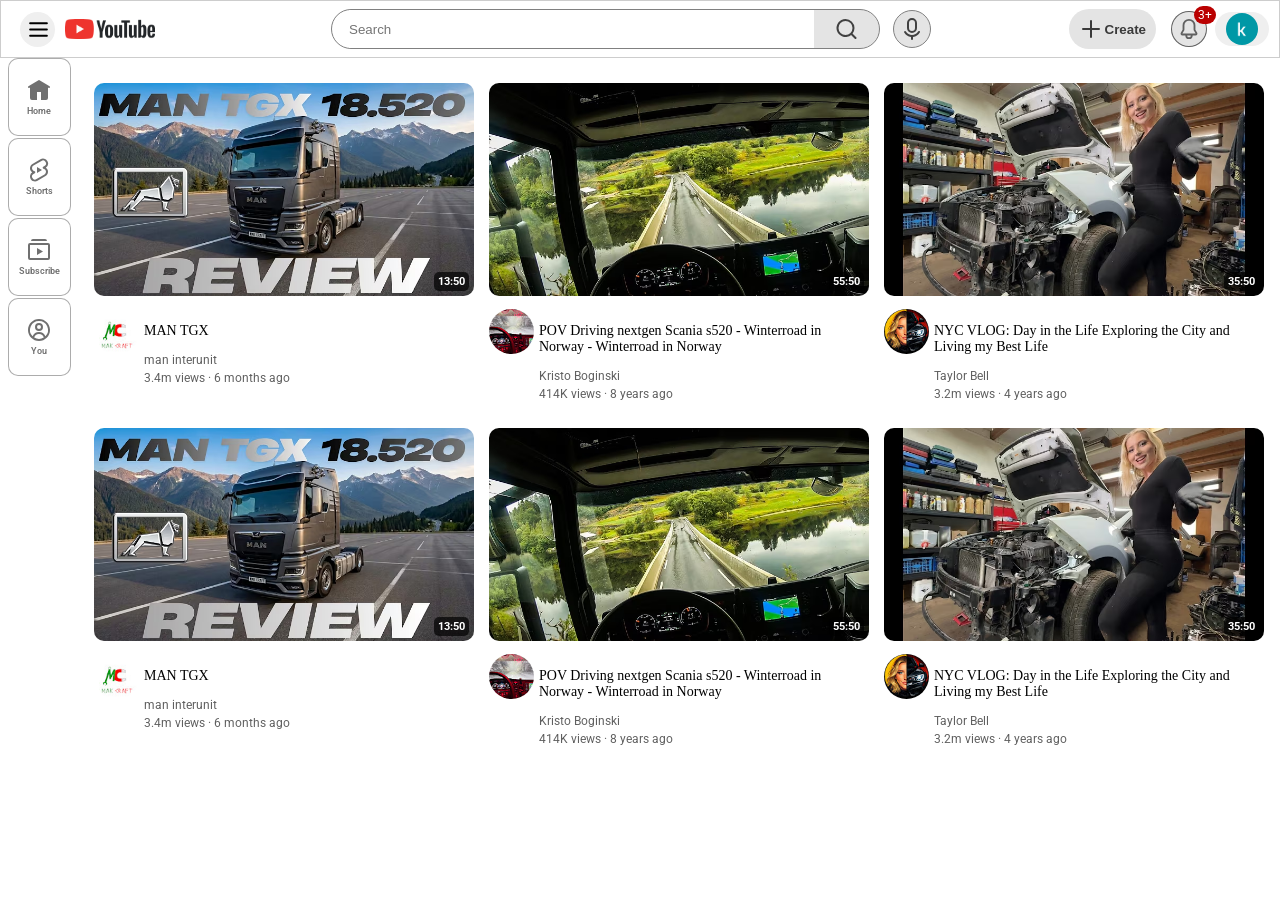
<file: index.html>
<!DOCTYPE html>
<html lang="en">

<head>
    <meta charset="UTF-8"><!-- 
It preserves characters from other languages ​​and emojis.
 -->
    <meta http-equiv="X-UA-Compatible" content="IE=edge"><!--  
Configures compatibility with older browsers. -->
    <meta name="viewport" content="width=device-width, initial-scale=1.0"> <!--Add viewport meta tag for mobile responsiveness-->
    
    <link rel="preconnect" href="https://fonts.googleapis.com">
    <link rel="preconnect" href="https://fonts.gstatic.com" crossorigin>
    <link href="https://fonts.googleapis.com/css2?family=Roboto:ital,wght@0,100..900;1,100..900&display=swap"
        rel="stylesheet">

    <link rel="stylesheet" href="styles/general.css">
    <link rel="stylesheet" href="styles/header.css">
    <link rel="stylesheet" href="styles/video.css">
    <link rel="stylesheet" href="styles/sidebar.css">



    <title>youtube-clone</title>
</head>

<body>

    <header class="header-youtube">

        <div class="left-section">
            <button class="button-hamberger-menu">
                <svg class="hamberger-menu" xmlns="http://www.w3.org/2000/svg" viewBox="0 0 24 24">
                    <path
                        d="M20 5H4a1 1 0 000 2h16a1 1 0 100-2Zm0 6H4a1 1 0 000 2h16a1 1 0 000-2Zm0 6H4a1 1 0 000 2h16a1 1 0 000-2Z" />
                </svg>
            </button>
            <a class="div-youtube-icon-tooltip">
                <div class="div-youtube-icon"><img class="youtube-icon" src="icon-photo/youtube-logo-1.png"
                        alt="Youtube Home"></div>

                <span class="tooltip-youtube-icon">
                    Youtube Home</span>
            </a>

        </div>

        <div class="middle-section">
            <form class="div-input-search">
                <input class="input-search" type="text" placeholder="Search">
                <button class="magnifying-button">
                    <svg class="svg-magnifying-button" xmlns="http://www.w3.org/2000/svg" height="24"
                        viewBox="0 0 24 24" width="24" focusable="false" aria-hidden="true"
                        style="pointer-events: none; display: inherit; width: 100%; height: 100%;">
                        <path fill="currentColor"
                            d="M11 2a9 9 0 105.641 16.01.966.966 0 00.152.197l3.5 3.5a1 1 0 101.414-1.414l-3.5-3.5a1 1 0 00-.197-.153A8.96 8.96 0 0020 11a9 9 0 00-9-9Zm0 2a7 7 0 110 14 7 7 0 010-14Z">
                        </path>
                    </svg>

                    <div class="tooltip-search">
                        Search
                    </div>

                </button>
            </form>
            <button class="magnifying-button2">
                <svg class="svg-magnifying-button" xmlns="http://www.w3.org/2000/svg" height="24" viewBox="0 0 24 24"
                    width="24" focusable="false" aria-hidden="true"
                    style="pointer-events: none; display: inherit; width: 100%; height: 100%;">
                    <path fill="currentColor"
                        d="M11 2a9 9 0 105.641 16.01.966.966 0 00.152.197l3.5 3.5a1 1 0 101.414-1.414l-3.5-3.5a1 1 0 00-.197-.153A8.96 8.96 0 0020 11a9 9 0 00-9-9Zm0 2a7 7 0 110 14 7 7 0 010-14Z">
                    </path>
                </svg>
                <div class="tooltip-mic">
                    Search
                </div>

            </button>
            <button class="mic-button-search">
                <svg class="mic-svg" xmlns="http://www.w3.org/2000/svg" height="24" viewBox="0 0 24 24" width="24"
                    focusable="false" aria-hidden="true"
                    style="pointer-events: none; display: inherit; width: 100%; height: 100%;">
                    <path fill="currentColor"
                        d="M18.063 14.5a1 1 0 111.73 1A8.998 8.998 0 0113 19.942V22a1 1 0 11-2 0v-2.058A8.999 8.999 0 014.206 15.5l.866-.5.865-.5a7.002 7.002 0 0012.125 0ZM12 1a5 5 0 015 5v5a5 5 0 01-10 0V6a5 5 0 015-5ZM4.572 14.134a1 1 0 011.365.366l-1.731 1a1 1 0 01.366-1.366ZM12 3a3 3 0 00-3 3v5a3 3 0 106 0V6a3 3 0 00-3-3Z">
                    </path>
                </svg>
                <div class="tooltip-mic">
                    Search with your voice
                </div>
            </button>

        </div>

        <div class="right-section">
            <button class="button-create">

                <svg class="plus-create" xmlns="http://www.w3.org/2000/svg" viewBox="0 0 24 24" focusable="false"
                    aria-hidden="true">
                    <path fill="currentColor"
                        d="M12 3a1 1 0 00-1 1v7H4a1 1 0 000 2h7v7a1 1 0 002 0v-7h7a1 1 0 000-2h-7V4a1 1 0 00-1-1Z">
                    </path>
                </svg>
                Create
            </button>
            <button class="button-bell">
                <svg class="svg-bell" xmlns="http://www.w3.org/2000/svg" height="24" viewBox="0 0 24 24" width="24"
                    focusable="false" aria-hidden="true">
                    <path fill="currentColor"
                        d="M16 19a4 4 0 11-8 0H4.765C3.21 19 2.25 17.304 3.05 15.97l1.806-3.01A1 1 0 005 12.446V8a7 7 0 0114 0v4.446c0 .181.05.36.142.515l1.807 3.01c.8 1.333-.161 3.029-1.716 3.029H16ZM12 3a5 5 0 00-5 5v4.446a3 3 0 01-.428 1.543L4.765 17h14.468l-1.805-3.01A3 3 0 0117 12.445V8a5 5 0 00-5-5Zm-2 16a2 2 0 104 0h-4Z">
                    </path>
                </svg>
                <span class="notification-ball">3+</span>
                <div class="tooltip-bell">
                    Notifications
                </div>
            </button>
            <button class="button-profile-acc">
                <img src="icon-photo/unnamed.jpg" alt="User Profile" class="img-profile-acc">
            </button>

        </div>

    </header>

    <nav class="sidebar-youtube">
        <a class="button-sidebar">
            <svg class="svg-home" xmlns="http://www.w3.org/2000/svg" height="24" viewBox="0 0 24 24" width="24"
                focusable="false" aria-hidden="true">
                <path fill="currentColor"
                    d="m11.485 2.143-8 4.8-2 1.2a1 1 0 001.03 1.714L3 9.567V20a2 2 0 002 2h5v-8h4v8h5a2 2 0 002-2V9.567l.485.29a1 1 0 001.03-1.714l-2-1.2-8-4.8a1 1 0 00-1.03 0Z">
                </path>
            </svg>
            <span>Home</span>
            <div class="tooltip-s tooltip-home">
                Home
            </div>

        </a>
        <a class="button-sidebar">
            <svg class="svg-shorts" xmlns="http://www.w3.org/2000/svg" height="24" viewBox="0 0 24 24" width="24"
                focusable="false" aria-hidden="true">
                <path fill="currentColor"
                    d="m13.467 1.19-8 4.7a5 5 0 00-.255 8.46 5 5 0 005.32 8.462l8-4.7a5 5 0 00.258-8.462 5 5 0 001.641-6.464l-.12-.217a5 5 0 00-6.844-1.78m5.12 2.79a2.999 2.999 0 01-1.067 4.107l-1.327.78a1 1 0 00.096 1.775l.943.423a3 3 0 01.288 5.323l-8 4.7a3 3 0 01-3.039-5.173l1.327-.78a1 1 0 00-.097-1.775l-.942-.423a3 3 0 01-.288-5.323l8-4.7a3 3 0 014.106 1.066ZM15 12l-5-3v6l5-3Z">
                </path>
            </svg>
            <span>Shorts</span>
            <div class="tooltip-s tooltip-shorts">
                Shorts
            </div>
        </a>
        <a class="button-sidebar">
            <svg class="svg-subscrib" xmlns="http://www.w3.org/2000/svg" height="24" viewBox="0 0 24 24" width="24"
                focusable="false" aria-hidden="true">
                <path fill="currentColor"
                    d="M18 1H6a2 2 0 00-2 2h16a2 2 0 00-2-2Zm3 4H3a2 2 0 00-2 2v13a2 2 0 002 2h18a2 2 0 002-2V7a2 2 0 00-2-2ZM3 20V7h18v13H3Zm13-6.5L10 10v7l6-3.5Z">
                </path>
            </svg>
            <span>Subscribe</span>
            <div class=" tooltip-s tooltip-subscribe">
                Subscribe
            </div>
        </a>
        <a class="button-sidebar">
            <svg class="svg-you" xmlns="http://www.w3.org/2000/svg" height="24" viewBox="0 0 24 24" width="24"
                focusable="false" aria-hidden="true">
                <path fill="currentColor"
                    d="M12 1C5.925 1 1 5.925 1 12s4.925 11 11 11 11-4.925 11-11S18.075 1 12 1Zm0 2a9 9 0 016.447 15.276 7 7 0 00-12.895 0A9 9 0 0112 3Zm0 2a4 4 0 100 8 4 4 0 000-8Zm0 2a2 2 0 110 4 2 2 0 010-4Zm-.1 9.001L11.899 16a5 5 0 014.904 3.61A8.96 8.96 0 0112 21a8.96 8.96 0 01-4.804-1.391 5 5 0 014.704-3.608Z">
                </path>
            </svg>
            <span>You</span>
            <div class="tooltip-s tooltip-you">
                You
            </div>
        </a>
    </nav>



    <main class="div-grid">
        <article class="div-preview">
            <div class="div-img-tumbnail-man">
                <img src="photo-p/hq720.avif" alt="MAN TGX Truck Review" class="img-tumbnail">
                <time class="video-timer">13:50</time>
            </div>

            <div class="div-tumbnail-man">
                <div class="div-img-profile-man">
                    <img src="profile-photo/channels4_profile.jpg" alt="MAN Interunit channel profile"
                        class="img-profile-man">

                </div>
                <div class="div-p-tumbnail-man">

                    <h3 class="p1">MAN TGX</h3>


                    <p class="p2">man interunit </p>


                    <p class="p3"> 3.4m views &#183; 6 months ago</p>




                </div>
            </div>
        </article>


        <article class="div-preview">
            <div class="div-img-tumbnail-man">
                <img src="photo-p/h.avif" alt="Driving test Scania s520" class="img-tumbnail">
                <time class="video-timer">55:50</time>
            </div>
            <div class="div-tumbnail-man">
                <div class="div-img-profile-man">
                    <img src="profile-photo/chankhgyinels4_profile.jpg" alt="Kristo Boginski channel profile" class="img-profile-man">
                </div>
                <div class="div-p-tumbnail-man">
                    
                        <h3 class="p1">POV Driving nextgen Scania s520 - Winterroad in Norway - Winterroad in Norway
                        </h3>
                    
                    
                        <p class="p2"> Kristo Boginski</p>
                    
                    
                        <p class="p3"> 414K views &#183; 8 years ago</p>
                   



                </div>
            </div>
        </article>


        <article class="div-preview">
            <div class="div-img-tumbnail-man">
                <img src="photo-p/hbq720.avif" alt="day in the life" class="img-tumbnail">
                <time class="video-timer">35:50</time>
            </div>
            <div class="div-tumbnail-man">
                <div class="div-img-profile-man">
                    <img src="profile-photo/chanhgfnels4_profile.jpg" alt="Taylor Bell channel profile"  class="img-profile-man">
                </div>
                <div class="div-p-tumbnail-man">
                    
                        <h3 class="p1">NYC VLOG: Day in the Life Exploring the City and Living my Best Life</h3>
                   
                    
                        <p class="p2"> Taylor Bell</p>
                    
                    
                        <p class="p3"> 3.2m views &#183; 4 years ago</p>
                    



                </div>
            </div>
        </article>






        <article class="div-preview">
            <div class="div-img-tumbnail-man">
                <img src="photo-p/hq720.avif" alt="MAN TGX Truck Review" class="img-tumbnail">
                <time class="video-timer">13:50</time>
            </div>
            <div class="div-tumbnail-man">
                <div class="div-img-profile-man">
                    <img src="profile-photo/channels4_profile.jpg" alt="Driving test Scania s520" class="img-profile-man">
                </div>
                <div class="div-p-tumbnail-man">
                    
                        <h3 class="p1">MAN TGX</h3>
                    
                    
                        <p class="p2">man interunit </p>
                    
                   
                        <p class="p3"> 3.4m views &#183; 6 months ago</p>
                   



                </div>
            </div>
        </article>


        <article class="div-preview">
            <div class="div-img-tumbnail-man">
                <img src="photo-p/h.avif" alt="Driving test Scania s520" class="img-tumbnail">

                <time class="video-timer">55:50</time>
            </div>
            <div class="div-tumbnail-man">
                <div class="div-img-profile-man">
                    <img src="profile-photo/chankhgyinels4_profile.jpg" alt="Kristo Boginski channel profile" class="img-profile-man">
                </div>
                <div class="div-p-tumbnail-man">
                   
                        <h3 class="p1">POV Driving nextgen Scania s520 - Winterroad in Norway - Winterroad in Norway
                        </h3>
                    
                        <p class="p2"> Kristo Boginski</p>
                    
                        <p class="p3"> 414K views &#183; 8 years ago</p>
                    



                </div>
            </div>
        </article>


        <article class="div-preview">
            <div class="div-img-tumbnail-man">
                <img src="photo-p/hbq720.avif" alt="day in the life" class="img-tumbnail">
                <time class="video-timer">35:50</time>
            </div>
            <div class="div-tumbnail-man">
                <div class="div-img-profile-man">
                    <img src="profile-photo/chanhgfnels4_profile.jpg" alt="Taylor Bell channel profile" class="img-profile-man">
                </div>
                <div class="div-p-tumbnail-man">
                    
                        <h3 class="p1">NYC VLOG: Day in the Life Exploring the City and Living my Best Life</h3>
                   
                        <p class="p2"> Taylor Bell</p>
                    
                        <p class="p3"> 3.2m views &#183; 4 years ago</p>
                    



                </div>
            </div>
        </article>
    </main>

</body>

</html>
</file>
<file: styles/general.css>
p {
     margin-top: 0px;
     font-family: Roboto, Arial;
 }
 body{
    margin: 0;
    display: flex;
    padding-top: 59px;
    padding-left: 78px;
    margin-top:24px;
    margin-left: 16px;
    margin-right: 16px;
   

 }
 @media(max-width:790px){
    body{
        padding-left: 0;
    }
 }
</file>
<file: styles/header.css>
.header-youtube{
    display: flex;
    height: 56px;
    justify-content: space-between;
    margin-bottom: 5px;
    align-items: center;
    padding-left: 10px;
    padding-right: 10px;
    position: fixed;
    top: 0;
    right: 0;
    left: 0;
    background-color: white;
    border: solid 1px rgba(128, 128, 128, 0.396);
    z-index: 1002;
    
    
    


}
.left-section{
    display: flex;
    align-items: center;
    width: 160px;
    height: 40px;
    flex-shrink: 0;
    
}
.button-hamberger-menu{
    width: 35px ;
    height: 35px;
    border-radius: 30px;
    border: none;
    flex-shrink: 0;
    margin-left: 9px;
    display: flex;
    align-items: center;
    cursor: pointer;
}
.hamberger-menu{
    width: 25px !important;
    height: 25px !important;

    flex-shrink: 0;
    display: block !important;
    
}
.div-youtube-icon-tooltip{
    position: relative;
    align-items: center;
    display: flex;
    cursor: pointer;
    height: 38px;
    
   
   
    
}
.div-youtube-icon{
    margin-left: 10px;
    margin-right: 10px;
    display: flex;
   

}
.tooltip-youtube-icon , .tooltip-search{
    display: flex;
    align-items: center;
    justify-content: center;
    position: absolute;
    bottom: -36px;
    background-color: rgb(10, 10, 10);
    border: solid 3px rgb(143, 143, 143);
    font-weight: 500;
    font-size: 13px;
    color: rgb(143, 143, 143);
    white-space: nowrap;
    height: 24px;
    flex-shrink: 0;
    padding: 0 5px;
    text-align: center;
    opacity: 0;
    transition: opacity 0.2s;
    pointer-events: none;

}
.div-youtube-icon-tooltip:hover .tooltip-youtube-icon {
    opacity: 1;
}

.youtube-icon{
    width: 90px !important;
    flex-shrink: 0;
    
}
.middle-section{
    display: flex;
    align-items: center;
    flex: 1;
    max-width: 600px;
    margin-left: 32px;
}
.div-input-search{
    display: flex;
    height: 38px;
    border: 1px solid gray;
    border-radius: 25px;
    flex: 1;
    

}
.input-search{
    flex: 1;
    border: none;
    padding: 0 ;
    margin-left: 17px;
    box-sizing: border-box;
    width: 100%;
    

}
.magnifying-button{
    width: 65px;
    height: 100%;
    border-top-right-radius: 20px;
    border-bottom-right-radius:20px;
    background-color: rgba(16, 16, 16, 0.108);
    display: flex;
    align-items: center;
    border: none;
    cursor: pointer;
    position: relative;
    

}
.magnifying-button2{
    display: none;
    align-items: center;
    justify-content: center;
    height: 38px;
    height: 38px;
    margin-left: 13px;
    border-radius: 30px;
    background-color: rgba(16, 16, 16, 0.108);
    border: 1px solid gray;
    cursor: pointer;
    position: relative;
    flex-shrink: 0;
}
.magnifying-button:hover .tooltip-search{
    opacity: 1;
}
.svg-magnifying-button{
    height: 24px !important;
    width: 24px;
    color: rgba(0, 0, 0, 0.719) !important;
}
.mic-button-search{
    display: flex;
    align-items: center;
    justify-content: center;
    height: 38px;
    height: 38px;
    margin-left: 13px;
    border-radius: 30px;
    background-color: rgba(16, 16, 16, 0.108);
    border: 1px solid gray;
    cursor: pointer;
    position: relative;
   
}
.mic-button-search:hover .tooltip-mic{
    opacity: 1;
}
.tooltip-mic ,.tooltip-bell{
    display: flex;
    position: absolute;
    bottom: -42px;
    white-space: nowrap;
    color: rgba(251, 249, 249, 0.852);
    background-color: gray;
    padding: 10px;
    border-radius: 4px;
    font-size: 12px;
    font-weight: 500;
    opacity: 0;
    transition: opacity 0.2s;
    pointer-events: none;


}
.mic-svg{
    height: 24px !important;
    width:  24px !important;
    color: rgba(0, 0, 0, 0.719) !important;

}
.right-section{
    display: flex;
    align-items: center;
    width: 210px;
    height: 40px;
    flex-shrink: 0;
    justify-content: right;
}
.button-create{
    display: flex;
    color: rgba(1, 1, 1, 0.748);
    align-items: center;
    gap: 2px;
    font-weight: bold;
    background-color: rgba(16, 16, 16, 0.108);
    border: none;
    padding-left: 10px;
    padding-right: 10px;
    border-radius: 30px;
    height: 40px;
    margin-right: 15px;
    cursor: pointer;
    
}
.plus-create{
    width: 24px !important;
    height: 24px !important;
   
   
}

.button-bell{
    width: 36px;
    height: 36px;
    border-radius: 30px;
    color: rgba(1, 1, 1, 0.585);
    border: solid 1px rgba(1, 1, 1, 0.585);
    margin-right: 8px;
    background-color: rgba(16, 16, 16, 0.108);
    position: relative;
    cursor: pointer;
    display: flex;
    align-items: center;
    justify-content: center;
}
.button-bell:hover .tooltip-bell{
    opacity: 1;
}
.notification-ball{
    position: absolute;
    font-family: Roboto,Arial;
    background-color: rgb(186, 1, 1);
    font-size: 12px;
    color: white;
    top: -6px;
    right: -10px;
    padding: 2px 4px;
    border-radius: 20px;


}
.svg-bell{
    width: 24px !important;
    height: 24px !important;
}
.button-profile-acc{
    width: 54px;
    height: 34px;
    border-radius: 30px;
    border: none;
    cursor: pointer;
    
}
.img-profile-acc{
    border-radius: 30px;
    width: 32px;
    height: 32px;
}
@media(max-width:654px){
    .middle-section{
        justify-content: end;
    }
    .div-input-search{
        display: none;
    }
    .magnifying-button2{
        display: flex;
    }
    .magnifying-button2:hover .tooltip-mic{
        opacity: 1;
    }

}
</file>
<file: styles/video.css>
.div-grid {
     display: grid;
     grid-template-columns: 1fr 1fr 1fr;
     column-gap: 15px;
     row-gap: 15px;

 }

 .div-img-tumbnail-man {
     margin-bottom: 13px;
     position: relative;
 }
 .video-timer{
    position: absolute;
    background-color: rgba(0, 0, 0, 0.693);
    bottom: 5px;
    right: 5px;
    color: white;
    font-size: 11px;
    font-weight: bold;
    font-family: Roboto, Arial;
    padding: 3px 4px;
    border-radius: 5px;
 }

 .img-tumbnail {
     width: 100%;
     object-fit: cover;
     object-position: left;
     display: block;
     border-radius: 10px;
 }

 .div-tumbnail-man {
     display: grid;
     grid-template-columns: 50px 1fr;
     width: 100%;
 }

 .img-profile-man {
     width: 45px;
     border-radius: 35px;
 }

 .p1 {
     font-size: 14px;
     font-weight: 500;
 }

 .p2 {
     font-size: 12px;
     color: rgb(96, 96, 96);
     margin-bottom: 4px;
 }

 .p3 {
     font-size: 12px;
     color: rgb(96, 96, 96);
 }
 @media(max-width:719px){
    .div-grid{
        grid-template-columns: 1fr;
    }
 }
 @media(min-width:719px) and (max-width:1140px){
    .div-grid{
        grid-template-columns: 1fr 1fr;
    }
 }
</file>
<file: styles/sidebar.css>
.sidebar-youtube{
    position: fixed;
    top: 58px;
    bottom: 0px;
    left: 0px;
    width: 70px;
    background-color: white;
    padding: 0px 4px;
    display: flex;
    flex-direction: column;
    justify-content: start;
    align-items: center;
    z-index: 1001;
    
   
}
.button-sidebar{
    display: flex;
    flex-direction: column;
    align-items: center;
    justify-content: center;
    font-family: Roboto , Arial;
    border: solid 1px rgba(147, 147, 147, 0.768);
    border-radius: 10px;
    font-size: 9px;
    font-weight: 600;
    height: 76px;
    width: 61px;
    color:rgba(1, 1, 1, 0.563);
    margin-bottom: 2px;
    background-color: white;
    flex-shrink: 0;
    cursor: pointer;
    position: relative;
}
.tooltip-s{
    display: flex;
    align-items: center;
    justify-content: center;
    position: absolute;
    right: -40px;
    bottom: 2px;
    background-color: rgb(10, 10, 10);
    border: solid 3px rgb(143, 143, 143);
    font-weight: 500;
    font-size: 13px;
    color: rgb(143, 143, 143);
    height: 24px;
    flex-shrink: 0;
    padding: 0 5px;
    text-align: center;
    opacity: 0;
    transition: opacity 0.2s;
    pointer-events: none;
    
    
}
.tooltip-you{
    right: -25px;
}
.tooltip-subscribe{
    right: -55px;
}
.button-sidebar:hover .tooltip-s{
    opacity: 1;
}

.sidebar-youtube svg{
    width: 24px;
    height: 24px;
    margin-bottom: 4px;
}
.button-sidebar:hover{
    background-color: rgba(0, 0, 0, 0.108);
    color:rgba(1, 1, 1, 0.678);
    border:solid 1px rgba(1, 1, 1, 0.678);

}
@media(max-width:790px){
    .sidebar-youtube{
        display: none;
    }
    
}
</file>
